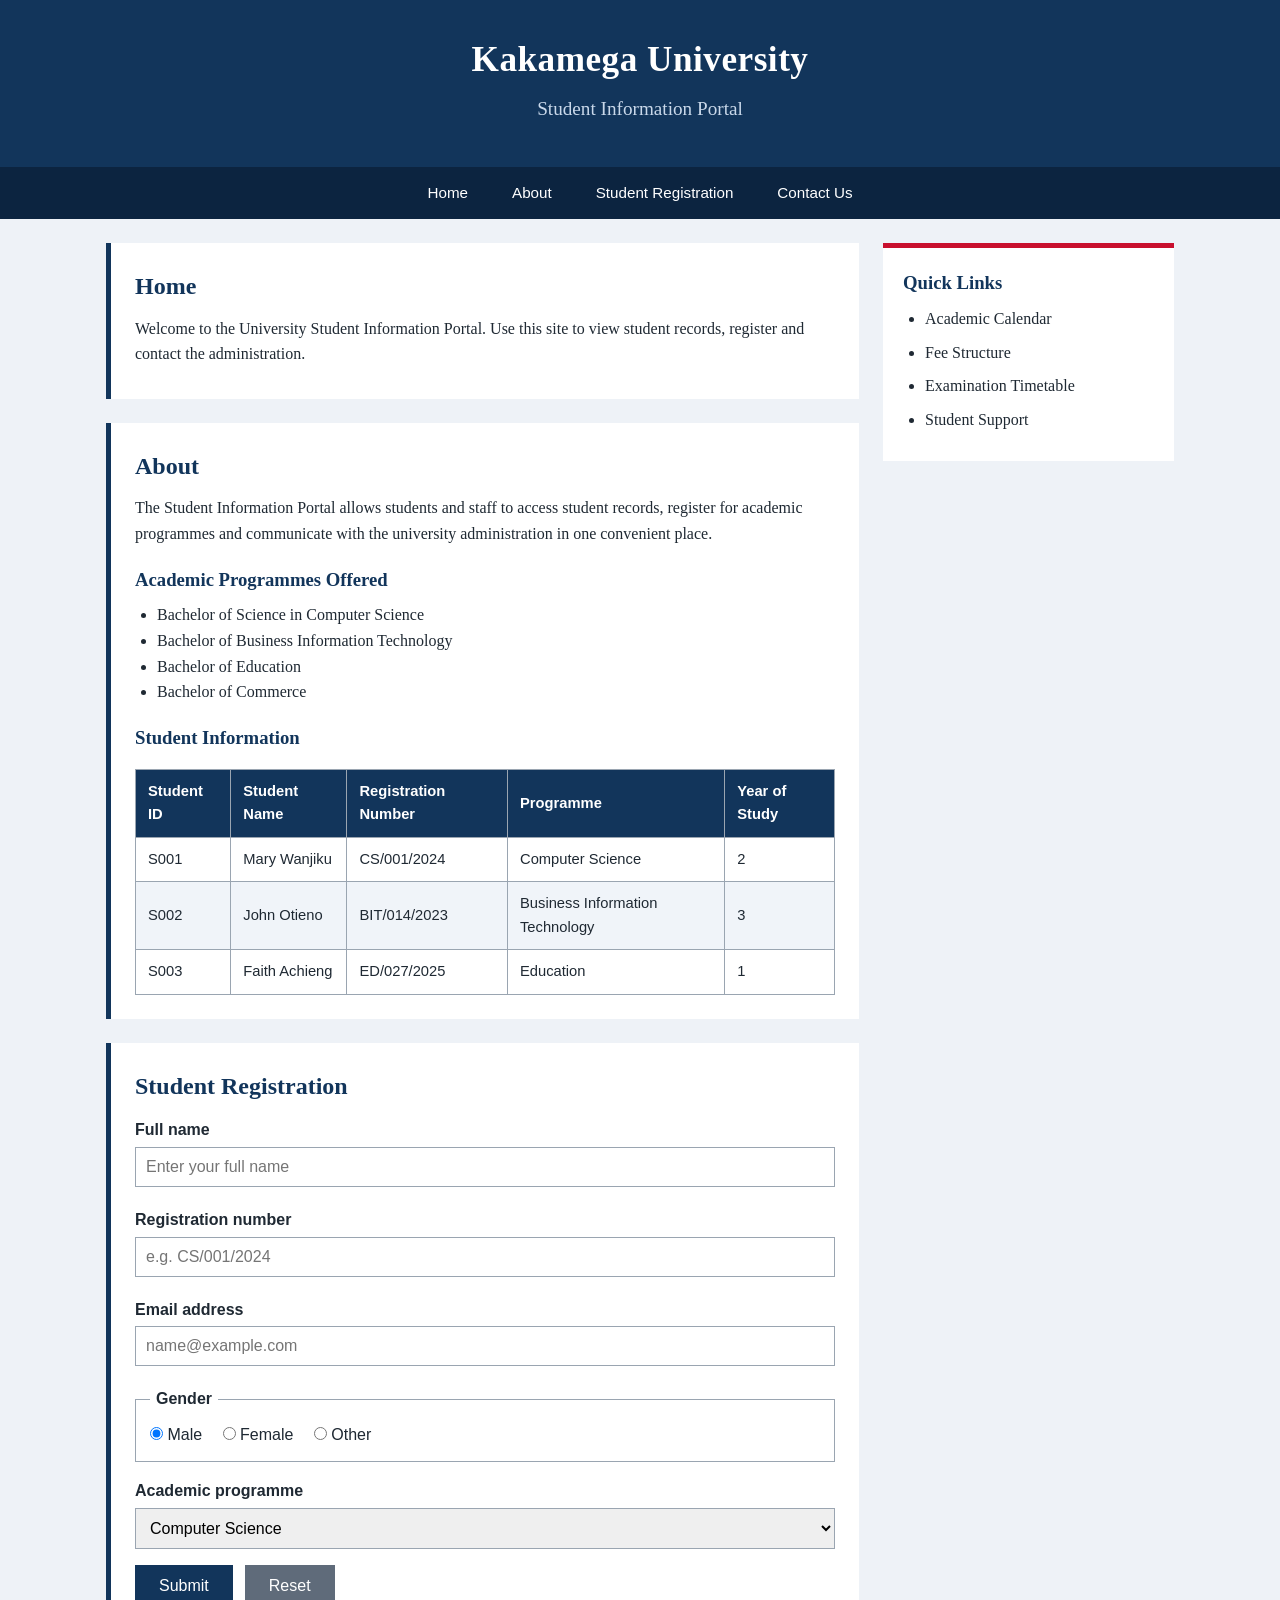
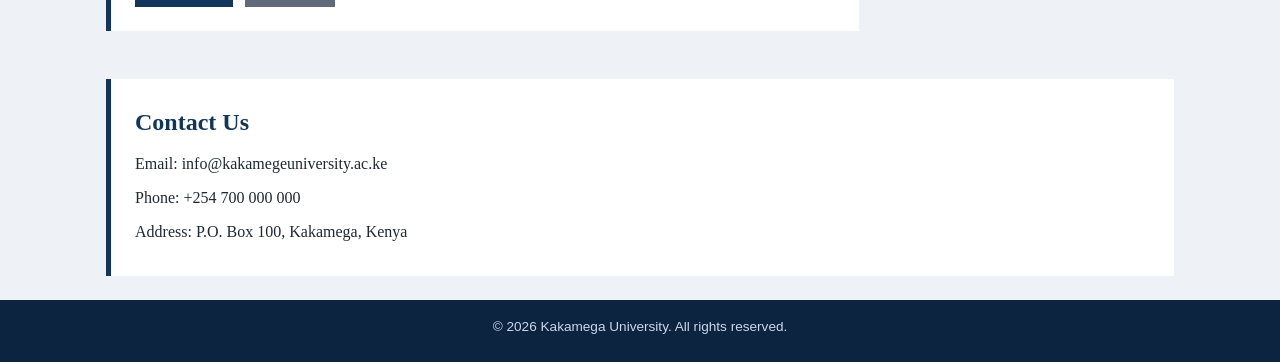
<file: index.html>
<!DOCTYPE html>
<html lang="en">
<head>
    <meta charset="UTF-8">
    <meta name="viewport" content="width=device-width, initial-scale=1.0">
    <title>University Student Information Portal</title>
    <link rel="stylesheet" href="style.css">
</head>
<body>

    <!-- QUESTION 1: Header and navigation -->
    <header>
        <h1>Kakamega University</h1>
        <h2>Student Information Portal</h2>
    </header>

    <nav>
        <ul>
            <li><a href="#home">Home</a></li>
            <li><a href="#about">About</a></li>
            <li><a href="#registration">Student Registration</a></li>
            <li><a href="#contact">Contact Us</a></li>
        </ul>
    </nav>

    <main class="layout">

        <div class="content">

            <section id="home">
                <h2>Home</h2>
                <p>Welcome to the University Student Information Portal. Use this site to view student records, register and contact the administration.</p>
            </section>

            <!-- QUESTION 2: About, list and table -->
            <section id="about">
                <h2>About</h2>
                <p>The Student Information Portal allows students and staff to access student records, register for academic programmes and communicate with the university administration in one convenient place.</p>

                <h3>Academic Programmes Offered</h3>
                <ul>
                    <li>Bachelor of Science in Computer Science</li>
                    <li>Bachelor of Business Information Technology</li>
                    <li>Bachelor of Education</li>
                    <li>Bachelor of Commerce</li>
                </ul>

                <h3>Student Information</h3>
                <div class="table-wrapper">
                    <table>
                        <thead>
                            <tr>
                                <th>Student ID</th>
                                <th>Student Name</th>
                                <th>Registration Number</th>
                                <th>Programme</th>
                                <th>Year of Study</th>
                            </tr>
                        </thead>
                        <tbody>
                            <tr>
                                <td>S001</td>
                                <td>Mary Wanjiku</td>
                                <td>CS/001/2024</td>
                                <td>Computer Science</td>
                                <td>2</td>
                            </tr>
                            <tr>
                                <td>S002</td>
                                <td>John Otieno</td>
                                <td>BIT/014/2023</td>
                                <td>Business Information Technology</td>
                                <td>3</td>
                            </tr>
                            <tr>
                                <td>S003</td>
                                <td>Faith Achieng</td>
                                <td>ED/027/2025</td>
                                <td>Education</td>
                                <td>1</td>
                            </tr>
                        </tbody>
                    </table>
                </div>
            </section>

            <!-- QUESTION 3: Registration form -->
            <section id="registration">
                <h2>Student Registration</h2>

                <form id="registrationForm" action="#" method="post" novalidate>

                    <div class="field">
                        <label for="fullname">Full name</label>
                        <input type="text" id="fullname" name="fullname" placeholder="Enter your full name">
                        <span class="error" id="nameError"></span>
                    </div>

                    <div class="field">
                        <label for="regno">Registration number</label>
                        <input type="text" id="regno" name="regno" placeholder="e.g. CS/001/2024">
                        <span class="error" id="regnoError"></span>
                    </div>

                    <div class="field">
                        <label for="email">Email address</label>
                        <input type="email" id="email" name="email" placeholder="name@example.com">
                        <span class="error" id="emailError"></span>
                    </div>

                    <fieldset class="field">
                        <legend>Gender</legend>
                        <label class="inline"><input type="radio" name="gender" value="Male" checked> Male</label>
                        <label class="inline"><input type="radio" name="gender" value="Female"> Female</label>
                        <label class="inline"><input type="radio" name="gender" value="Other"> Other</label>
                    </fieldset>

                    <div class="field">
                        <label for="programme">Academic programme</label>
                        <select id="programme" name="programme">
                            <option value="Computer Science">Computer Science</option>
                            <option value="Business Information Technology">Business Information Technology</option>
                            <option value="Education">Education</option>
                            <option value="Commerce">Commerce</option>
                            <option value="Nursing">Nursing</option>
                        </select>
                    </div>

                    <div class="buttons">
                        <button type="submit">Submit</button>
                        <button type="reset" class="secondary">Reset</button>
                    </div>
                </form>

                <!-- QUESTION 6: Output area -->
                <div id="successMessage" class="success" hidden></div>
                <div id="output" class="output" hidden></div>
            </section>

        </div>

        <aside class="sidebar">
            <h3>Quick Links</h3>
            <ul>
                <li>Academic Calendar</li>
                <li>Fee Structure</li>
                <li>Examination Timetable</li>
                <li>Student Support</li>
            </ul>
        </aside>

    </main>

    <section id="contact" class="contact">
        <h2>Contact Us</h2>
        <p>Email: info@kakamegeuniversity.ac.ke</p>
        <p>Phone: +254 700 000 000</p>
        <p>Address: P.O. Box 100, Kakamega, Kenya</p>
    </section>

    <footer>
        <p>&copy; 2026 Kakamega University. All rights reserved.</p>
    </footer>

    <script src="script.js"></script>
</body>
</html>
</file>
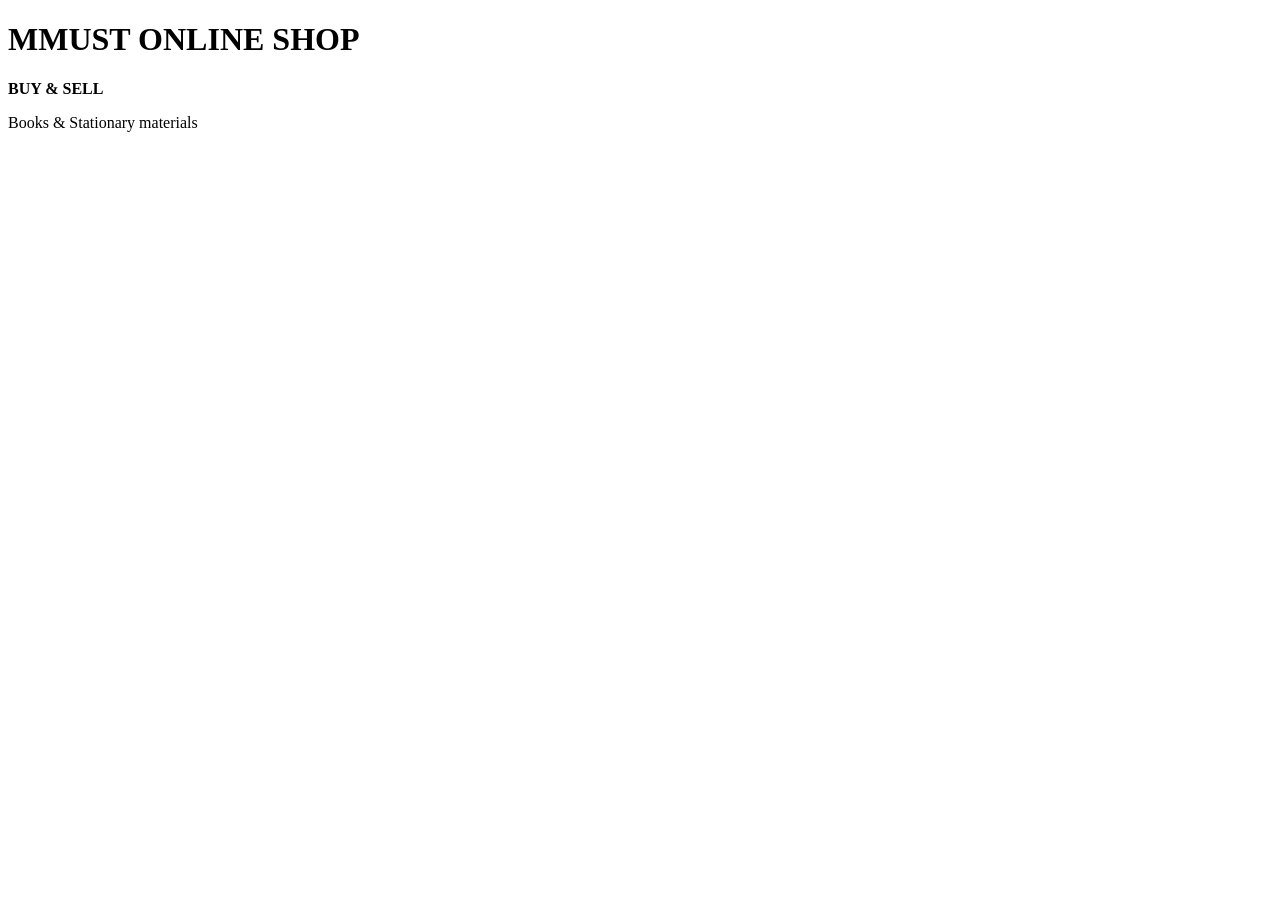
<file: mmust-shop/index.html>
<!DOCTYPE html>
<head>
    <title>MMUST ONLINE SHOP</title>
</head>
<body>
    <H1 align="centre"><B>MMUST ONLINE SHOP</B></H1>
    <P><B>BUY & SELL</B></P>
    <p>Books & Stationary materials</p>

</body>
</file>
<file: style.css>
/* ===== QUESTION 4a: Background colours, fonts, text formatting ===== */
* {
    box-sizing: border-box;
    margin: 0;
    padding: 0;
}

body {
    font-family: Georgia, "Times New Roman", serif;
    font-size: 1rem;
    line-height: 1.6;
    color: #1f2933;
    background-color: #eef2f7;
}

header {
    background-color: #12355b;
    color: #ffffff;
    text-align: center;
    padding: 32px 16px;
}

header h1 {
    font-size: 2.2rem;
    letter-spacing: 0.5px;
}

header h2 {
    font-size: 1.2rem;
    font-weight: normal;
    color: #c9d8ea;
    margin-top: 6px;
}

h2 {
    color: #12355b;
    margin-bottom: 10px;
}

h3 {
    color: #12355b;
    margin: 18px 0 8px;
}

p {
    margin-bottom: 8px;
}

ul {
    margin-left: 22px;
}

/* ===== QUESTION 4b: Horizontal navigation with hover effect ===== */
nav {
    background-color: #0c2440;
}

nav ul {
    list-style: none;
    margin: 0;
    display: flex;
    justify-content: center;
}

nav a {
    display: block;
    padding: 14px 22px;
    color: #ffffff;
    text-decoration: none;
    font-family: Arial, Helvetica, sans-serif;
    font-size: 0.95rem;
    transition: background-color 0.2s;
}

nav a:hover,
nav a:focus {
    background-color: #c8102e;
    outline: none;
}

/* ===== QUESTION 4d: Flexbox page layout ===== */
.layout {
    display: flex;
    gap: 24px;
    max-width: 1100px;
    margin: 24px auto;
    padding: 0 16px;
}

.content {
    flex: 3;
}

.sidebar {
    flex: 1;
    align-self: flex-start;
    background-color: #ffffff;
    border-top: 5px solid #c8102e;
    padding: 20px;
}

.sidebar h3 {
    margin-top: 0;
}

.sidebar li {
    margin-bottom: 8px;
}

section {
    background-color: #ffffff;
    border-left: 5px solid #12355b;
    padding: 24px;
    margin-bottom: 24px;
}

.contact {
    max-width: 1068px;
    margin: 0 auto 24px;
}

/* ===== QUESTION 4c: Table borders, padding and spacing ===== */
.table-wrapper {
    overflow-x: auto;
}

table {
    width: 100%;
    border-collapse: collapse;
    margin-top: 8px;
    font-family: Arial, Helvetica, sans-serif;
    font-size: 0.92rem;
}

th,
td {
    border: 1px solid #9aa5b1;
    padding: 10px 12px;
    text-align: left;
}

th {
    background-color: #12355b;
    color: #ffffff;
}

tbody tr:nth-child(even) {
    background-color: #f0f4f9;
}

/* ===== Form styling ===== */
form {
    display: grid;
    gap: 16px;
    margin-top: 12px;
    font-family: Arial, Helvetica, sans-serif;
}

label {
    display: block;
    font-weight: bold;
    margin-bottom: 4px;
}

label.inline {
    display: inline-block;
    font-weight: normal;
    margin-right: 16px;
}

input[type="text"],
input[type="email"],
select {
    width: 100%;
    padding: 10px;
    border: 1px solid #9aa5b1;
    font-size: 1rem;
}

input:focus,
select:focus {
    outline: 2px solid #12355b;
}

input.invalid {
    border-color: #c8102e;
}

fieldset {
    border: 1px solid #9aa5b1;
    padding: 10px 14px;
}

legend {
    font-weight: bold;
    padding: 0 6px;
}

.error {
    display: block;
    color: #c8102e;
    font-size: 0.85rem;
    margin-top: 4px;
}

.buttons {
    display: flex;
    gap: 12px;
}

button {
    padding: 12px 24px;
    background-color: #12355b;
    color: #ffffff;
    border: none;
    font-size: 1rem;
    cursor: pointer;
}

button:hover {
    background-color: #c8102e;
}

button.secondary {
    background-color: #5f6b7a;
}

.success {
    margin-top: 16px;
    padding: 12px;
    background-color: #e3f6e8;
    border: 1px solid #2f9e44;
    color: #1b5e2c;
    font-family: Arial, Helvetica, sans-serif;
}

.output {
    margin-top: 12px;
    padding: 12px;
    background-color: #f0f4f9;
    border: 1px solid #9aa5b1;
    font-family: Arial, Helvetica, sans-serif;
}

footer {
    background-color: #0c2440;
    color: #c9d8ea;
    text-align: center;
    padding: 16px;
    font-family: Arial, Helvetica, sans-serif;
    font-size: 0.85rem;
}

/* ===== QUESTION 4e: Media query for smaller screens ===== */
@media (max-width: 768px) {
    nav ul {
        flex-direction: column;
    }

    nav a {
        text-align: center;
        border-bottom: 1px solid #1d3a5f;
    }

    .layout {
        flex-direction: column;
    }

    .sidebar {
        align-self: stretch;
    }

    header h1 {
        font-size: 1.6rem;
    }

    .buttons {
        flex-direction: column;
    }
}
</file>
